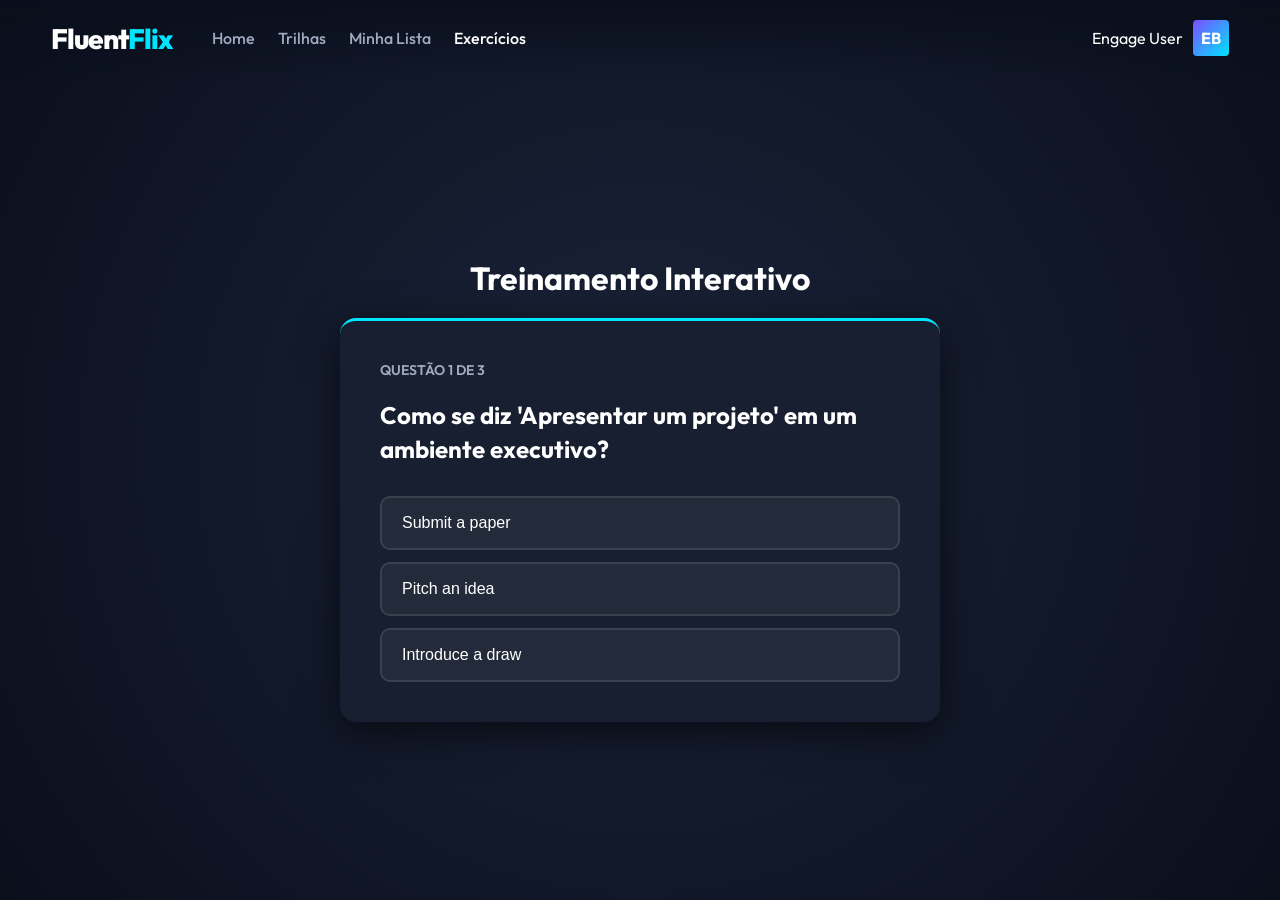
<file: exercicios.html>
<!DOCTYPE html>
<html lang="en">
<head>
    <meta charset="UTF-8">
    <meta name="viewport" content="width=device-width, initial-scale=1.0">
    <title>Exercícios - FluentFlix</title>
    <link rel="stylesheet" href="styles.css">
    <link href="https://fonts.googleapis.com/css2?family=Outfit:wght@300;400;500;600;700;800&display=swap" rel="stylesheet">
</head>
<body id="page-exercicios">
    <!-- Navbar -->
    <header class="navbar">
        <div class="nav-left">
            <h1 class="logo">Fluent<span class="highlight">Flix</span></h1>
            <nav class="nav-links">
                <a href="index.html">Home</a>
                <a href="trilhas.html">Trilhas</a>
                <a href="lista.html">Minha Lista</a>
                <a href="exercicios.html" class="active">Exercícios</a>
            </nav>
        </div>
        <div class="nav-right">
            <div class="user-profile">
                <span>Engage User</span><div class="avatar">EB</div>
            </div>
        </div>
    </header>

    <div class="quiz-container" id="quizContainer">
        <!-- Renderizado via app.js -->
        <h2 class="page-title text-center">Treinamento Interativo</h2>
        <div class="quiz-card" id="quizCard">
            <div class="quiz-progress">Questão <span id="currentQ">1</span> de <span id="totalQ">X</span></div>
            <h3 class="quiz-question" id="quizQuestion">Carregando...</h3>
            <div class="quiz-options" id="quizOptions"></div>
        </div>
        <div class="quiz-result" id="quizResult" style="display: none;">
            <h3>Você concluiu o treinamento! 🚀</h3>
            <p>Sua pontuação: <span id="scoreText" class="highlight"></span></p>
            <button class="btn btn-primary" style="margin-top:20px" onclick="location.reload()">Refazer Exercícios</button>
        </div>
    </div>

    <script src="data.js"></script>
    <script src="app.js"></script>
</body>
</html>
</file>
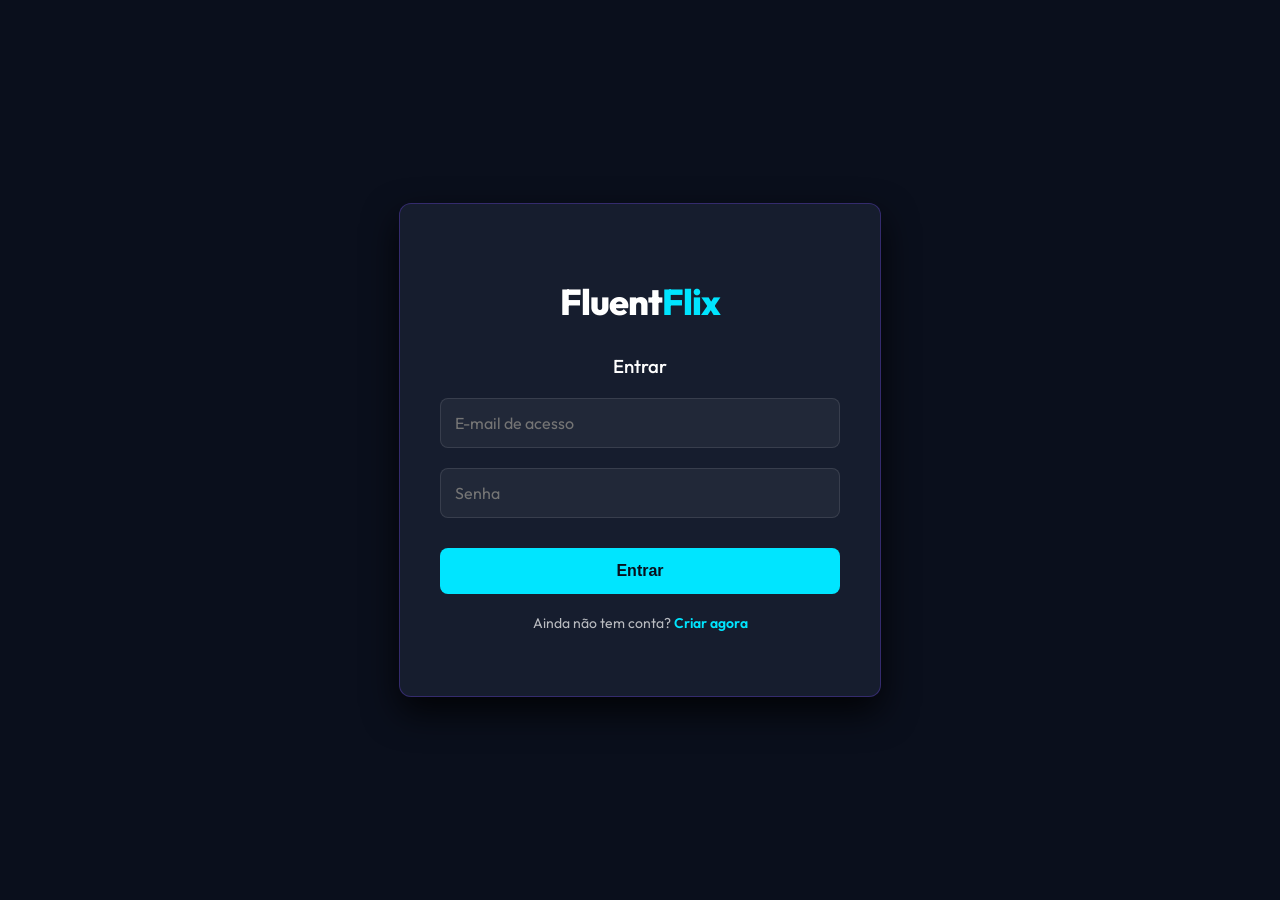
<file: public/login.html>
<!DOCTYPE html>
<html lang="en">
<head>
    <meta charset="UTF-8">
    <meta name="viewport" content="width=device-width, initial-scale=1.0">
    <title>Login - FluentFlix</title>
    <link href="https://fonts.googleapis.com/css2?family=Outfit:wght@300;400;500;600;700;800&display=swap" rel="stylesheet">
    <style>
        body {
            margin: 0;
            padding: 0;
            background-color: #0A0F1C;
            font-family: 'Outfit', sans-serif;
            color: white;
            display: flex;
            height: 100vh;
            justify-content: center;
            align-items: center;
            background-image: linear-gradient(180deg, rgba(10,15,28,0.7) 0%, rgba(10,15,28,1) 100%), url('https://images.unsplash.com/photo-1497215728101-856f4ea42174?auto=format&fit=crop&q=80&w=2070');
            background-size: cover;
            background-position: center;
        }

        .login-box {
            background: rgba(24, 31, 48, 0.95);
            padding: 50px 40px;
            width: 100%;
            max-width: 400px;
            border-radius: 12px;
            box-shadow: 0 15px 35px rgba(0,0,0,0.8);
            border: 1px solid rgba(124, 77, 255, 0.3);
            text-align: center;
            backdrop-filter: blur(10px);
        }

        .logo {
            font-size: 36px;
            font-weight: 800;
            margin-bottom: 30px;
            letter-spacing: -1px;
        }

        .logo .highlight {
            color: #00E5FF;
        }

        .form-group {
            margin-bottom: 20px;
            text-align: left;
        }

        .form-group input {
            width: 100%;
            padding: 14px;
            background: rgba(255, 255, 255, 0.05);
            border: 1px solid rgba(255, 255, 255, 0.1);
            color: white;
            border-radius: 8px;
            font-size: 16px;
            font-family: inherit;
            outline: none;
            transition: border-color 0.3s;
            box-sizing: border-box;
        }

        .form-group input:focus {
            border-color: #00E5FF;
        }

        .btn-login {
            background: #00E5FF;
            color: #0A0F1C;
            width: 100%;
            padding: 14px;
            font-size: 16px;
            font-weight: 700;
            border: none;
            border-radius: 8px;
            cursor: pointer;
            transition: transform 0.2s, background-color 0.2s;
            margin-top: 10px;
        }

        .btn-login:hover {
            transform: scale(1.02);
            background-color: white;
        }

        @media (max-width: 480px) {
            .login-box {
                padding: 40px 20px;
                width: 90%;
                border-radius: 8px;
            }
            .logo {
                font-size: 32px;
            }
        }
    </style>
</head>
<body>

    <div class="login-box">
        <h1 class="logo">Fluent<span class="highlight">Flix</span></h1>
        <h3 id="formTitle" style="margin-bottom: 20px; font-weight: 500;">Entrar</h3>
        
        <form id="authForm" onsubmit="handleAuth(event)">
            <div class="form-group" id="nameGroup" style="display: none;">
                <input type="text" id="name" placeholder="Nome completo">
            </div>
            <div class="form-group">
                <input type="email" id="email" required placeholder="E-mail de acesso">
            </div>
            <div class="form-group">
                <input type="password" id="password" required placeholder="Senha">
            </div>
            <button type="submit" class="btn-login" id="submitBtn">Entrar</button>
            
            <p style="margin-top: 20px; font-size: 14px; color: rgba(255, 255, 255, 0.7);">
                <span id="toggleText">Ainda não tem conta?</span> 
                <a href="#" onclick="toggleMode(event)" id="toggleLink" style="color: #00E5FF; text-decoration: none; font-weight: 600;">Criar agora</a>
            </p>
        </form>
    </div>

    <script>
        let isLoginMode = true;

        // Se já estiver logado, redireciona instantaneamente
        const currentUser = JSON.parse(localStorage.getItem('currentUser'));
        if (currentUser) {
            if (currentUser.email === 'admin@fluentflix.com') {
                window.location.href = 'admin.html';
            } else {
                window.location.href = 'index.html';
            }
        }

        function toggleMode(e) {
            if(e) e.preventDefault();
            isLoginMode = !isLoginMode;
            
            const formTitle = document.getElementById('formTitle');
            const toggleText = document.getElementById('toggleText');
            const toggleLink = document.getElementById('toggleLink');
            const submitBtn = document.getElementById('submitBtn');
            const nameGroup = document.getElementById('nameGroup');
            const nameInput = document.getElementById('name');

            if (isLoginMode) {
                formTitle.innerText = "Entrar";
                toggleText.innerText = "Ainda não tem conta?";
                toggleLink.innerText = "Criar agora";
                submitBtn.innerText = "Entrar";
                nameGroup.style.display = 'none';
                nameInput.removeAttribute('required');
            } else {
                formTitle.innerText = "Criar Conta";
                toggleText.innerText = "Já possui uma conta?";
                toggleLink.innerText = "Fazer login";
                submitBtn.innerText = "Cadastrar";
                nameGroup.style.display = 'block';
                nameInput.setAttribute('required', 'true');
            }
        }

        function handleAuth(e) {
            e.preventDefault();
            
            const email = document.getElementById('email').value.trim();
            const password = document.getElementById('password').value;
            const name = document.getElementById('name').value.trim();

            // Regra Estrita do Admin
            if (email === 'admin@fluentflix.com') {
                if (password === 'admin123') {
                    localStorage.setItem('currentUser', JSON.stringify({ name: 'Admin', email: email, role: 'admin' }));
                    window.location.href = 'admin.html';
                } else {
                    alert('Senha de administrador incorreta.');
                }
                return;
            }

            // BD local do navegador em Vercel
            let users = JSON.parse(localStorage.getItem('fluentflix_users')) || [];

            if (isLoginMode) {
                // LOGAR
                const user = users.find(u => u.email === email && u.password === password);
                if (user) {
                    localStorage.setItem('currentUser', JSON.stringify({ name: user.name, email: user.email, role: 'student' }));
                    window.location.href = 'index.html';
                } else {
                    alert('E-mail ou senha inválidos no cadastro local.');
                }
            } else {
                // REGISTRAR
                const userExists = users.find(u => u.email === email);
                if (userExists) {
                    alert('Este e-mail já está em uso!');
                    return;
                }
                
                const newUser = { name, email, password };
                users.push(newUser);
                localStorage.setItem('fluentflix_users', JSON.stringify(users));
                
                // Entrar automaticamente após criar a conta
                localStorage.setItem('currentUser', JSON.stringify({ name: newUser.name, email: newUser.email, role: 'student' }));
                window.location.href = 'index.html';
            }
        }
    </script>
</body>
</html>
</file>
<file: styles.css>
:root {
    --bg-dark: #0A0F1C;
    --bg-card: #181F30;
    --accent-cyan: #00E5FF;
    --accent-purple: #7C4DFF;
    --text-main: #FFFFFF;
    --text-muted: #A0AABF;
    --font-main: 'Outfit', sans-serif;
}

* {
    margin: 0;
    padding: 0;
    box-sizing: border-box;
}

body {
    background-color: var(--bg-dark);
    color: var(--text-main);
    font-family: var(--font-main);
    overflow-x: hidden;
}

/* Navbar */
.navbar {
    display: flex;
    justify-content: space-between;
    align-items: center;
    padding: 20px 4%;
    position: fixed;
    top: 0;
    width: 100%;
    z-index: 1000;
    background: linear-gradient(to bottom, rgba(10, 15, 28, 0.9) 0%, rgba(10, 15, 28, 0) 100%);
    transition: background-color 0.3s ease;
}

.navbar.scrolled {
    background-color: var(--bg-dark);
}

.nav-left {
    display: flex;
    align-items: center;
    gap: 40px;
}

.logo {
    font-size: 28px;
    font-weight: 800;
    letter-spacing: -1px;
}

.logo .highlight {
    color: var(--accent-cyan);
}

.nav-links a {
    color: var(--text-muted);
    text-decoration: none;
    margin-right: 20px;
    font-weight: 500;
    transition: color 0.3s;
}

.nav-links a:hover, .nav-links a.active {
    color: var(--text-main);
}

.nav-right {
    display: flex;
    align-items: center;
    gap: 20px;
}

.search-box input {
    background: rgba(255, 255, 255, 0.1);
    border: 1px solid rgba(255, 255, 255, 0.2);
    color: white;
    padding: 8px 16px;
    border-radius: 20px;
    outline: none;
    font-family: var(--font-main);
}

.user-profile {
    display: flex;
    align-items: center;
    gap: 10px;
    cursor: pointer;
}

.avatar {
    width: 36px;
    height: 36px;
    background: linear-gradient(135deg, var(--accent-purple), var(--accent-cyan));
    border-radius: 4px;
    display: flex;
    justify-content: center;
    align-items: center;
    font-weight: 700;
}

/* Hero Section */
.hero {
    height: 80vh;
    background-image: url('https://images.unsplash.com/photo-1497215728101-856f4ea42174?auto=format&fit=crop&q=80&w=2070'); /* Corporate/Business Background Placeholder */
    background-size: cover;
    background-position: center;
    position: relative;
    display: flex;
    align-items: center;
    padding-left: 4%;
}

.hero-vignette {
    position: absolute;
    top: 0; left: 0; width: 100%; height: 100%;
    background: linear-gradient(90deg, var(--bg-dark) 10%, transparent 60%),
                linear-gradient(0deg, var(--bg-dark) 0%, transparent 40%);
    pointer-events: none;
}

.hero-content {
    position: relative;
    z-index: 10;
    max-width: 600px;
}

.hero-title {
    font-size: 64px;
    font-weight: 800;
    margin-bottom: 12px;
    text-transform: uppercase;
    line-height: 1.1;
}

.hero-meta {
    display: flex;
    gap: 15px;
    align-items: center;
    margin-bottom: 20px;
    font-size: 14px;
    font-weight: 600;
}

.match {
    color: #46D369; /* Netflix style green */
}

.badge {
    border: 1px solid rgba(255, 255, 255, 0.4);
    padding: 2px 8px;
    border-radius: 4px;
}

.duration {
    color: var(--text-muted);
}

.hero-desc {
    font-size: 18px;
    line-height: 1.5;
    margin-bottom: 30px;
    color: #E5E5E5;
    text-shadow: 1px 1px 4px rgba(0,0,0,0.5);
}

.hero-buttons {
    display: flex;
    gap: 15px;
}

.btn {
    padding: 12px 24px;
    font-size: 16px;
    font-weight: 600;
    border-radius: 4px;
    border: none;
    cursor: pointer;
    display: flex;
    align-items: center;
    gap: 10px;
    font-family: inherit;
    transition: transform 0.2s, background-color 0.2s;
}

.btn:hover {
    transform: scale(1.05);
}

.btn-primary {
    background-color: white;
    color: black;
}

.btn-primary:hover {
    background-color: rgba(255, 255, 255, 0.8);
}

.btn-secondary {
    background-color: rgba(109, 109, 110, 0.7);
    color: white;
}

.btn-secondary:hover {
    background-color: rgba(109, 109, 110, 0.4);
}

/* Rows & Cards */
.content-rows {
    padding: 0 4% 50px 4%;
    position: relative;
    z-index: 10;
    margin-top: -80px;
}

.row {
    margin-bottom: 40px;
}

.row h3 {
    font-size: 22px;
    margin-bottom: 15px;
    font-weight: 600;
}

.cards-container {
    display: flex;
    gap: 16px;
    overflow-x: auto;
    padding: 10px 0;
    scroll-behavior: smooth;
}

.cards-container::-webkit-scrollbar {
    display: none;
}

.card {
    min-width: 280px;
    height: 160px;
    background-color: var(--bg-card);
    border-radius: 8px;
    position: relative;
    overflow: hidden;
    cursor: pointer;
    transition: transform 0.3s ease, box-shadow 0.3s ease;
}

.card:hover {
    transform: scale(1.08); /* Streaming pop effect */
    box-shadow: 0 10px 20px rgba(0, 0, 0, 0.8);
    z-index: 100;
}

.card img {
    width: 100%;
    height: 100%;
    object-fit: cover;
    transition: opacity 0.3s;
}

.card-info {
    position: absolute;
    bottom: 0;
    left: 0;
    width: 100%;
    padding: 15px;
    background: linear-gradient(0deg, rgba(0,0,0,0.9) 0%, transparent 100%);
    opacity: 0;
    transition: opacity 0.3s ease;
}

.card:hover .card-info {
    opacity: 1;
}

.card:hover img {
    opacity: 0.6;
}

.card-title {
    font-weight: 700;
    font-size: 16px;
    margin-bottom: 5px;
}

.card-tags {
    font-size: 12px;
    color: var(--accent-cyan);
}

.progress-bar {
    position: absolute;
    bottom: 0;
    left: 0;
    height: 4px;
    background-color: #333;
    width: 100%;
}

.progress-fill {
    height: 100%;
    background-color: var(--accent-cyan);
}

/* Modal */
.video-modal {
    position: fixed;
    top: 0; left: 0; width: 100%; height: 100%;
    background: rgba(0,0,0,0.9);
    z-index: 9999;
    display: flex;
    justify-content: center;
    align-items: center;
    backdrop-filter: blur(8px);
}

.video-content {
    background: var(--bg-card);
    border-radius: 12px;
    width: 90%;
    max-width: 1000px;
    position: relative;
    border: 1px solid rgba(0, 229, 255, 0.3);
    box-shadow: 0 20px 50px rgba(0,0,0,0.5);
    padding: 20px;
}

.close-btn {
    position: absolute;
    top: -40px;
    right: 0;
    color: white;
    font-size: 32px;
    cursor: pointer;
    transition: color 0.3s;
}

.close-btn:hover {
    color: var(--accent-cyan);
}

.video-wrapper {
    position: relative;
    padding-bottom: 56.25%; /* 16:9 Aspect Ratio */
    height: 0;
    overflow: hidden;
    border-radius: 8px;
    background: #000;
}

.video-wrapper iframe {
    position: absolute;
    top: 0;
    left: 0;
    width: 100%;
    height: 100%;
}

@media (max-width: 768px) {
    .nav-links { display: none; }
    .hero-title { font-size: 40px; }
    .card { min-width: 220px; height: 125px; }
}

/* =========================================================
   PÁGINAS INTERNAS (Minha Lista, Trilhas, Exercícios)
========================================================= */

.page-container {
    padding: 120px 4% 50px 4%;
}

.page-title {
    font-size: 32px;
    font-weight: 700;
    margin-bottom: 20px;
    color: var(--text-main);
}

.page-subtitle {
    color: var(--text-muted);
    font-size: 18px;
    margin-top: -10px;
    margin-bottom: 40px;
}

/* Grid Completo (Minha Lista) */
.grid-container {
    display: grid;
    grid-template-columns: repeat(auto-fill, minmax(280px, 1fr));
    gap: 20px;
}

.grid-container .card {
    height: 180px;
}

/* Trilhas em Bloco */
.trail-block {
    background: linear-gradient(135deg, rgba(24, 31, 48, 0.8), rgba(10, 15, 28, 0.9));
    border: 1px solid rgba(124, 77, 255, 0.3);
    border-radius: 12px;
    padding: 24px;
    margin-bottom: 40px;
}

.trail-block h3 {
    font-size: 24px;
    color: var(--accent-cyan);
    margin-bottom: 8px;
}

.trail-block p {
    color: var(--text-muted);
    margin-bottom: 20px;
}

.trail-cards {
    display: flex;
    gap: 16px;
    overflow-x: auto;
    padding: 10px 0;
}
.trail-cards::-webkit-scrollbar {
    display: none;
}

/* Portal de Exercícios */
.quiz-container {
    display: flex;
    flex-direction: column;
    align-items: center;
    justify-content: center;
    min-height: 100vh;
    padding: 100px 20px 20px;
    background: radial-gradient(circle at center, #1b2339 0%, var(--bg-dark) 100%);
}

.text-center {
    text-align: center;
}

.quiz-card {
    background: var(--bg-card);
    width: 100%;
    max-width: 600px;
    border-radius: 16px;
    padding: 40px;
    box-shadow: 0 10px 40px rgba(0,0,0,0.6);
    border-top: 3px solid var(--accent-cyan);
}

.quiz-progress {
    color: var(--text-muted);
    font-size: 14px;
    margin-bottom: 20px;
    font-weight: 600;
    text-transform: uppercase;
}

.quiz-question {
    font-size: 24px;
    line-height: 1.4;
    margin-bottom: 30px;
}

.quiz-options {
    display: flex;
    flex-direction: column;
    gap: 12px;
}

.quiz-option-btn {
    background: rgba(255, 255, 255, 0.05);
    border: 2px solid rgba(255, 255, 255, 0.1);
    color: white;
    padding: 16px 20px;
    border-radius: 10px;
    font-size: 16px;
    text-align: left;
    cursor: pointer;
    transition: all 0.2s;
    font-weight: 500;
}

.quiz-option-btn:hover {
    background: rgba(0, 229, 255, 0.1);
    border-color: var(--accent-cyan);
    transform: translateX(10px);
}

.quiz-option-btn.correct {
    background: rgba(70, 211, 105, 0.2);
    border-color: #46D369;
}

.quiz-option-btn.wrong {
    background: rgba(230, 57, 70, 0.2);
    border-color: #E63946;
}

.quiz-result {
    text-align: center;
    margin-top: 40px;
    background: var(--bg-card);
    padding: 40px;
    border-radius: 16px;
    width: 100%;
    max-width: 600px;
}

.quiz-result h3 {
    font-size: 32px;
    color: #46D369;
    margin-bottom: 10px;
}

/* =========================================================
   PÁGINA DEDICADA DE AULA (aula.html) - Split Layout
========================================================= */

.watch-layout {
    display: flex;
    padding-top: 80px; /* Navbar height */
    height: 100vh;
    overflow: hidden;
    background-color: var(--bg-dark);
}

.watch-main {
    flex: 7;
    padding: 20px 4%;
    overflow-y: auto;
    height: 100%;
}

.playlist-sidebar {
    flex: 3;
    background-color: var(--bg-card);
    border-left: 1px solid rgba(255,255,255,0.05);
    display: flex;
    flex-direction: column;
    height: 100%;
}

@media (max-width: 900px) {
    .watch-layout {
        flex-direction: column;
        overflow: auto;
    }
    .watch-main {
        overflow-y: visible;
    }
    .playlist-sidebar {
        border-left: none;
        border-top: 1px solid rgba(255,255,255,0.05);
    }
}

/* Video Player na Main */
.video-container {
    width: 100%;
    aspect-ratio: 16 / 9;
    background: #000;
    border-radius: 8px;
    overflow: hidden;
    margin-bottom: 20px;
    box-shadow: 0 10px 30px rgba(0,0,0,0.5);
}

.lesson-header {
    margin-bottom: 20px;
}

.lesson-header .badge {
    background: rgba(124, 77, 255, 0.2);
    border-color: var(--accent-purple);
    color: #fff;
    font-size: 12px;
    margin-bottom: 8px;
    display: inline-block;
}

.lesson-header h2 {
    font-size: 28px;
}

/* Abas Abaixo do Vídeo */
.lesson-tabs {
    display: flex;
    border-bottom: 1px solid rgba(255,255,255,0.1);
    margin-bottom: 20px;
}

.lesson-tabs .tab {
    padding: 10px 20px;
    cursor: pointer;
    color: var(--text-muted);
    font-weight: 500;
    transition: color 0.3s;
    border-bottom: 2px solid transparent;
}

.lesson-tabs .tab.active, .lesson-tabs .tab:hover {
    color: var(--accent-cyan);
    border-bottom-color: var(--accent-cyan);
}

/* Seção de Comentários */
.comments-section {
    padding-bottom: 40px;
}

.comment-composer {
    display: flex;
    gap: 15px;
    margin-bottom: 30px;
}

.comment-composer input {
    flex: 1;
    background: rgba(255, 255, 255, 0.05);
    border: none;
    border-bottom: 1px solid var(--text-muted);
    color: white;
    padding: 0 10px;
    font-family: inherit;
    outline: none;
    transition: border-color 0.3s;
}

.comment-composer input:focus {
    border-bottom-color: var(--accent-cyan);
}

.mini-avatar {
    width: 40px;
    height: 40px;
    border-radius: 50%;
    font-size: 14px;
    display: flex;
    justify-content: center;
    align-items: center;
}

.comments-list {
    display: flex;
    flex-direction: column;
    gap: 20px;
}

.comment-item {
    display: flex;
    gap: 15px;
}

.comment-body {
    background: rgba(255,255,255,0.03);
    padding: 15px;
    border-radius: 8px;
    flex: 1;
}

.comment-body strong {
    display: block;
    color: var(--accent-purple);
    margin-bottom: 5px;
}

/* Sidebar Playlist Items */
.sidebar-header {
    padding: 20px;
    border-bottom: 1px solid rgba(255,255,255,0.05);
}

.sidebar-header h3 {
    margin-bottom: 5px;
}

.sidebar-header p {
    color: var(--text-muted);
    font-size: 14px;
}

.playlist-items {
    overflow-y: auto;
    flex: 1;
}

.playlist-item {
    display: flex;
    padding: 15px 20px;
    gap: 15px;
    cursor: pointer;
    transition: background 0.2s;
    border-bottom: 1px solid rgba(255,255,255,0.02);
}

.playlist-item:hover, .playlist-item.active {
    background: rgba(255, 255, 255, 0.05);
}

.playlist-item.active {
    border-left: 3px solid var(--accent-cyan);
}

.thumb-mini {
    width: 120px;
    height: 68px;
    background: #000;
    border-radius: 4px;
    overflow: hidden;
    flex-shrink: 0;
}

.thumb-mini img {
    width: 100%;
    height: 100%;
    object-fit: cover;
}

.playlist-item .details h4 {
    font-size: 14px;
    margin-bottom: 5px;
    color: var(--text-main);
    display: -webkit-box;
    -webkit-line-clamp: 2;
    -webkit-box-orient: vertical;
    overflow: hidden;
}

.playlist-item .details span {
    font-size: 12px;
    color: var(--text-muted);
}
</file>
